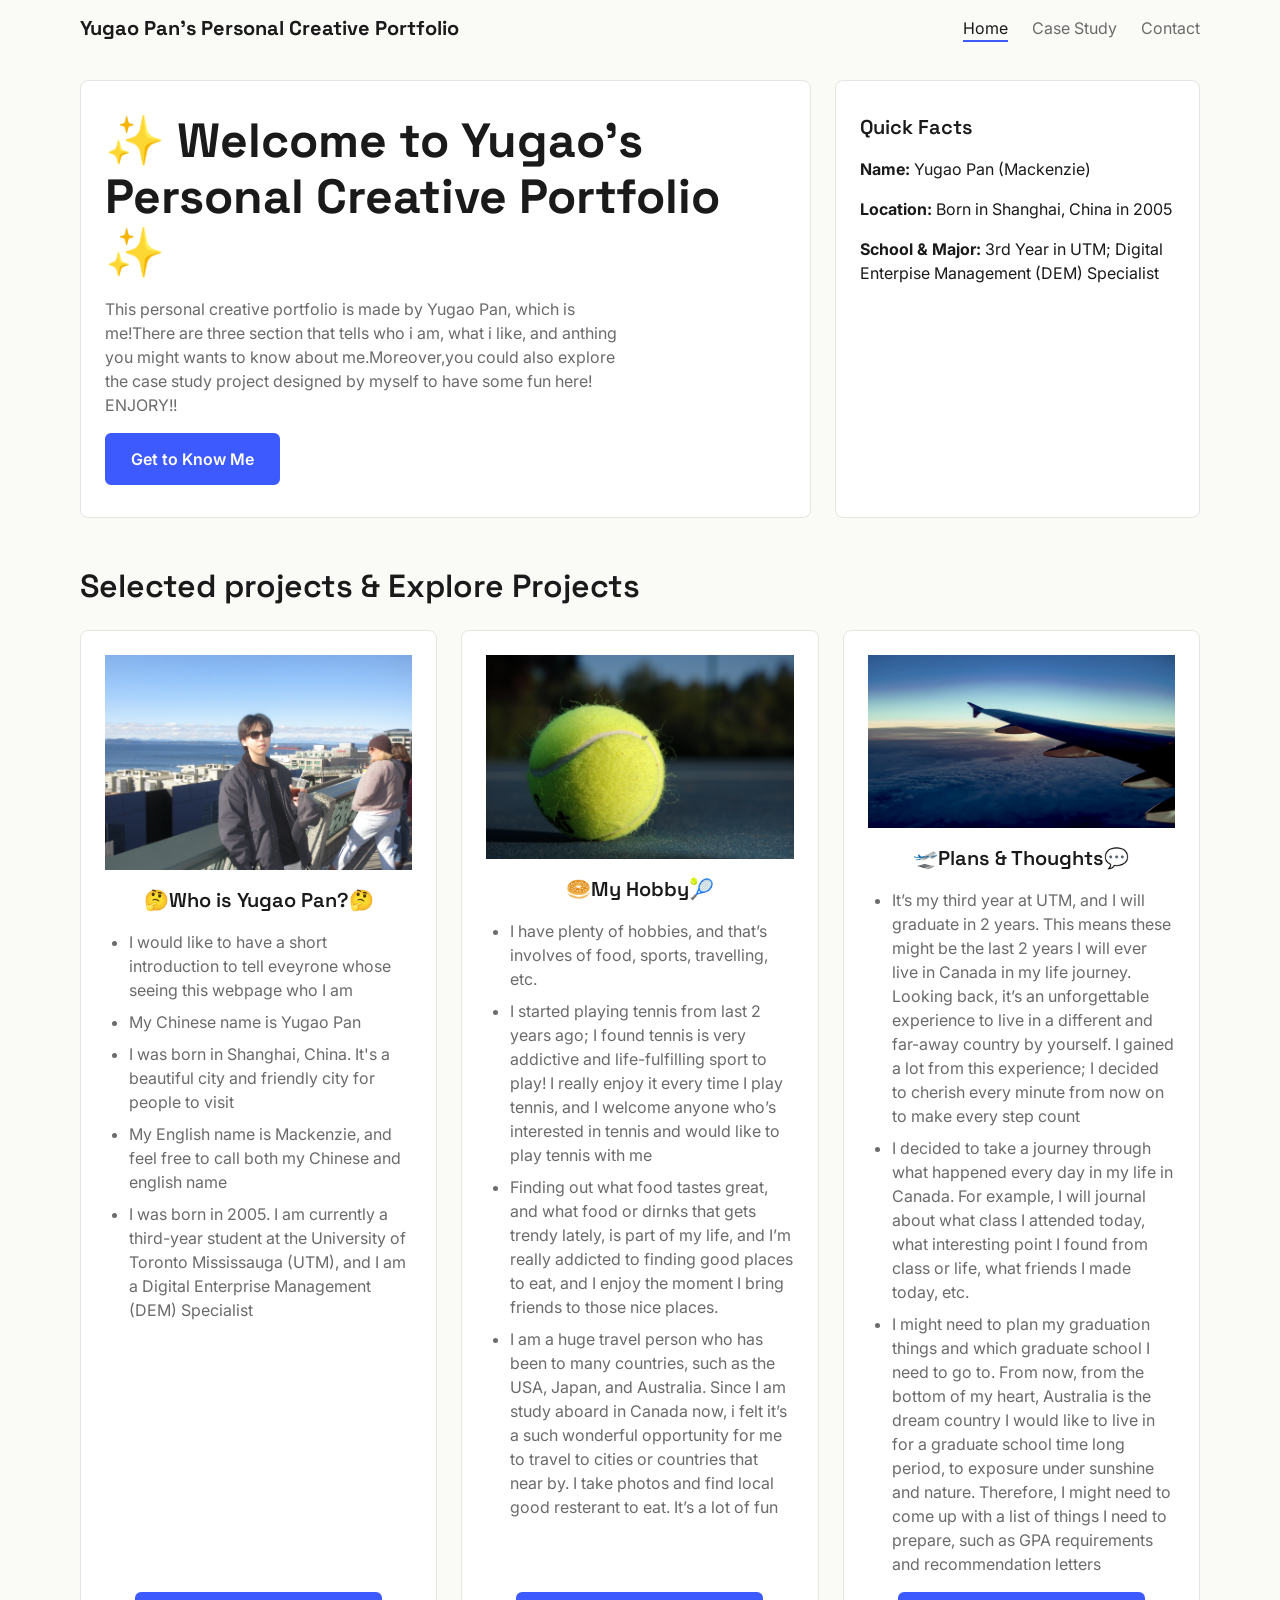
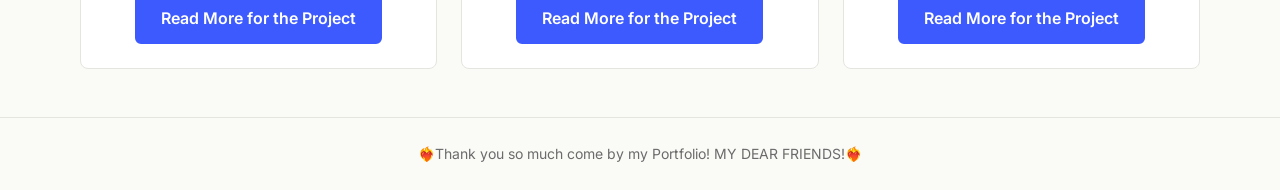
<file: index.html>
<!DOCTYPE html>
<html lang="en">
<head>
  <meta charset="UTF-8">
  <meta name="viewport" content="width=device-width, initial-scale=1.0">
  <title>Yugao Pan's Personal Creative Portfolio  </title>
  <meta name="description" content="Portfolio of Yugao Pan, a UX designer and front-end developer based in Toronto.">
  <link rel="preconnect" href="https://fonts.googleapis.com">
  <link rel="preconnect" href="https://fonts.gstatic.com" crossorigin>
  <link href="https://fonts.googleapis.com/css2?family=Inter:wght@400;500;600&family=Space+Grotesk:wght@600;700&display=swap" rel="stylesheet">
  <link rel="stylesheet" href="css/style.css">
</head>
<body>

  <header class="site-header">
    <a class="brand" href="index.html">Yugao Pan's Personal Creative Portfolio </a>
    <nav class="site-nav" aria-label="Main navigation">
      <ul>
        <li><a href="index.html" aria-current="page">Home</a></li>
        <li><a href="detail.html">Case Study</a></li>
        <li><a href="#contact">Contact</a></li>
      </ul>
    </nav>
  </header>

  <main>
    <section class="hero-grid" aria-label="Introduction">
      <div class="hero-spotlight">
        <h1>✨ Welcome to Yugao's Personal Creative Portfolio  ✨</h1>
        <p class="lead">This personal creative portfolio is made by Yugao Pan, which is me!There are three section that tells who i am, what i like, and anthing you might wants to know about me.Moreover,you could also explore the case study project designed by myself to have some fun here! ENJORY!!</p>
        <a class="btn" href="#projects">Get to Know Me</a>
      </div>

      <aside class="hero-info" aria-label="About me">
        <h2 class="h3-size">Quick Facts</h2>
        <p><strong>Name:</strong> Yugao Pan (Mackenzie)</p>
        <p><strong>Location:</strong> Born in Shanghai, China in 2005</p>
        <p><strong>School & Major:</strong> 3rd Year in UTM; Digital Enterpise Management (DEM) Specialist </p>
      </aside>
    </section>

    <h2 class="section-title" id="projects">Selected projects & Explore Projects</h2>
    <section class="cards-gallery" aria-labelledby="projects">
      <article class="card">
        <img src="images/who-i-am.JPG" alt="Who I Am" class="card-img">
        <h3>🤔Who is Yugao Pan?🤔</h3>
          <ul>
          <li>I would like to have a short introduction to tell eveyrone whose seeing this webpage who I am</li>
          <li>My Chinese name is Yugao Pan</li>         
          <li>I was born in Shanghai, China. It's a beautiful city and friendly city for people to visit</li>
          <li>My English name is Mackenzie, and feel free to call both my Chinese and english name</li>
          <li>I was born in 2005. I am currently a third-year student at the University of Toronto Mississauga (UTM), and I am a Digital Enterprise Management (DEM) Specialist</li>
        </ul>
        <a class="btn" href="detail.html">Read More for the Project</a>
      </article>
           

      <article class="card">
        <img src="images/hobby.jpg" alt="My hobby" class="card-img">
        <h3>🥯My Hobby🎾</h3>
                    <ul>
                       <li>I have plenty of hobbies, and that’s involves of food, sports, travelling, etc.</li>
                       <li>I started playing tennis from last 2 years ago; I found tennis is very addictive and life-fulfilling sport to play! I really enjoy it every time I play tennis, and I welcome anyone who’s interested in tennis and would like to play tennis with me</li>
                       <li>Finding out what food tastes great, and what food or dirnks that gets trendy lately, is part of my life, and I’m really addicted to finding good places to eat, and I enjoy the moment I bring friends to those nice places.  </li>
                       <li>I am a huge travel person who has been to many countries, such as the USA, Japan, and Australia. Since I am study aboard in Canada now, i felt it’s a such wonderful opportunity for me to travel to cities or countries that near by. I take photos and find local good resterant to eat. It’s a lot of fun</li>
                    </ul>
        <a class="btn" href="detail.html">Read More for the Project</a>
      </article>

      <article class="card">
        <img src="images/travel.jpeg" alt="My travels" class="card-img">
        <h3>🛫Plans & Thoughts💬</h3>
                    <ul>
                       <li>It’s my third year at UTM, and I will graduate in 2 years. This means these might be the last 2 years I will ever live in Canada in my life journey. Looking back, it’s an unforgettable experience to live in a different and far-away country by yourself. I gained a lot from this experience; I decided to cherish every minute from now on to make every step count</li>
                       <li>I decided to take a journey through what happened every day in my life in Canada. For example, I will journal about what class I attended today, what interesting point I found from class or life, what friends I made today, etc.</li>
                       <li>I might need to plan my graduation things and which graduate school I need to go to. From now, from the bottom of my heart, Australia is the dream country I would like to live in for a graduate school time long period, to exposure under sunshine and nature. Therefore, I might need to come up with a list of things I need to prepare, such as GPA requirements and recommendation letters</li>
                    </ul>
        <a class="btn" href="detail.html">Read More for the Project</a>
      </article>
    </section>
  </main>

  <footer class="site-footer" id="contact">
    <p>❤️‍🔥Thank you so much come by my Portfolio! MY DEAR FRIENDS!❤️‍🔥</p>
  </footer>

</body>
</html>
</file>
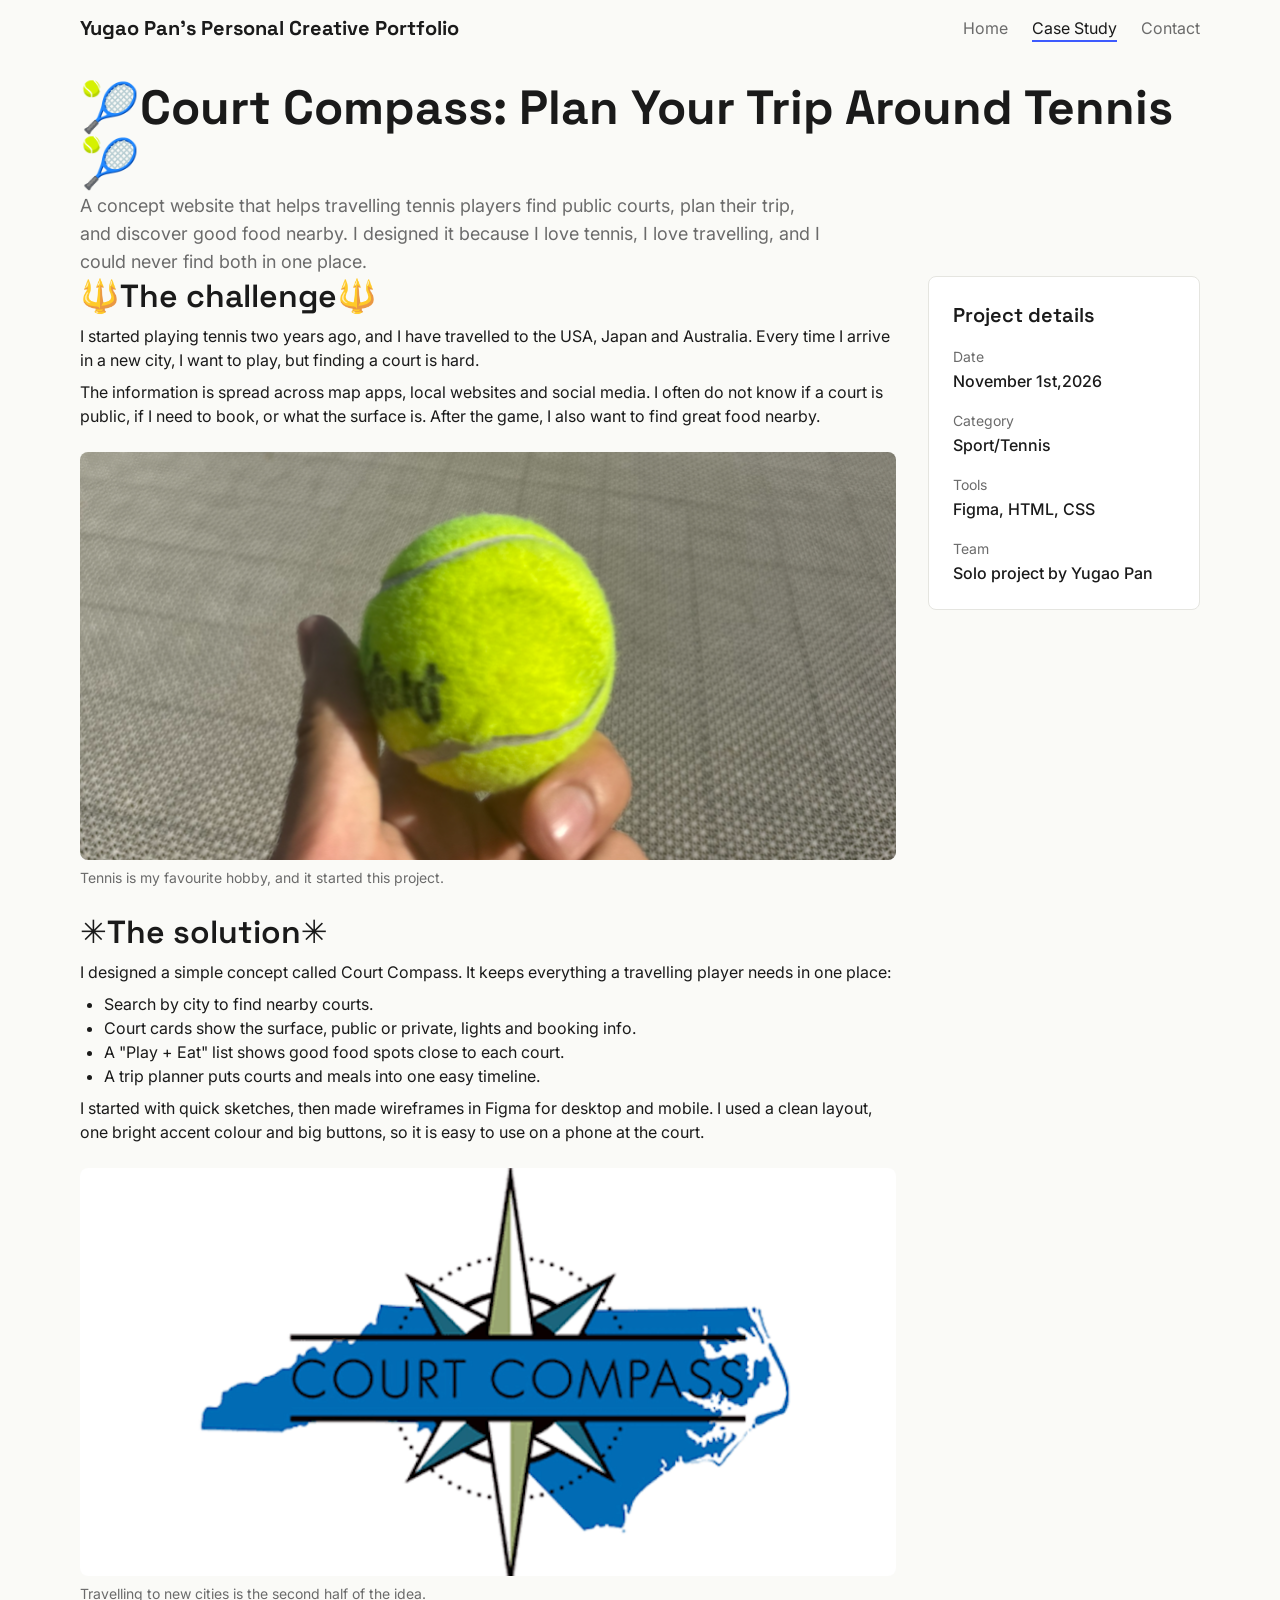
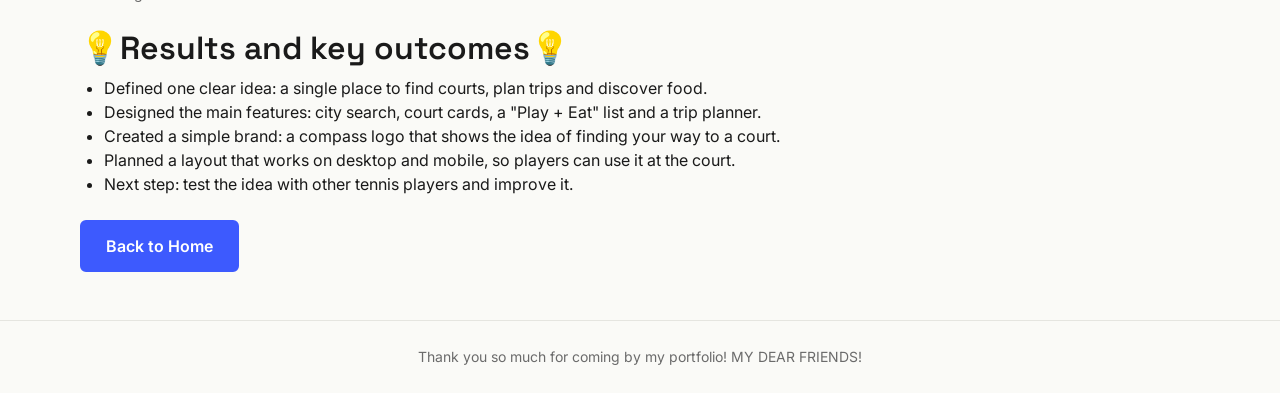
<file: detail.html>
<!DOCTYPE html>
<html lang="en">
<head>
  <meta charset="UTF-8">
  <meta name="viewport" content="width=device-width, initial-scale=1.0">
  <title>Court Compass | Case Study | Yugao Pan</title>
  <meta name="description" content="Case study: Court Compass, a concept website that helps travelling tennis players find courts, plan trips and discover food nearby.">

  <link rel="preconnect" href="https://fonts.googleapis.com">
  <link rel="preconnect" href="https://fonts.gstatic.com" crossorigin>
  <link href="https://fonts.googleapis.com/css2?family=Inter:wght@400;500;600&family=Space+Grotesk:wght@600;700&display=swap" rel="stylesheet">
  <link rel="stylesheet" href="css/style.css">
</head>
<body>

  <header class="site-header">
    <a class="brand" href="index.html">Yugao Pan's Personal Creative Portfolio</a>
    <nav class="site-nav" aria-label="Main navigation">
      <ul>
        <li><a href="index.html">Home</a></li>
        <li><a href="detail.html" aria-current="page">Case Study</a></li>
        <li><a href="#contact">Contact</a></li>
      </ul>
    </nav>
  </header>

  <main class="detail-layout">
    <section class="detail-hero">
      <h1>🎾Court Compass: Plan Your Trip Around Tennis🎾</h1>
      <p class="lead-text">A concept website that helps travelling tennis players find public courts, plan their trip, and discover good food nearby. I designed it because I love tennis, I love travelling, and I could never find both in one place.</p>
    </section>

    <section class="content-grid">
      <article class="article-body">
        <section>
          <h2>🔱The challenge🔱</h2>
          <p>I started playing tennis two years ago, and I have travelled to the USA, Japan and Australia. Every time I arrive in a new city, I want to play, but finding a court is hard.</p>
          <p>The information is spread across map apps, local websites and social media. I often do not know if a court is public, if I need to book, or what the surface is. After the game, I also want to find great food nearby.</p>
        </section>

        <figure>
          <img src="images/the-challenge.png" alt="The challenge of finding tennis courts while travelling" class="article-img">
          <figcaption class="small">Tennis is my favourite hobby, and it started this project.</figcaption>
        </figure>

        <section>
          <h2>✳️The solution✳️</h2>
          <p>I designed a simple concept called Court Compass. It keeps everything a travelling player needs in one place:</p>
          <ul>
            <li>Search by city to find nearby courts.</li>
            <li>Court cards show the surface, public or private, lights and booking info.</li>
            <li>A "Play + Eat" list shows good food spots close to each court.</li>
            <li>A trip planner puts courts and meals into one easy timeline.</li>
          </ul>
          <p>I started with quick sketches, then made wireframes in Figma for desktop and mobile. I used a clean layout, one bright accent colour and big buttons, so it is easy to use on a phone at the court.</p>
        </section>

        <figure>
          <img src="images/court-compass.png" alt="Court Compass concept design" class="article-img">
          <figcaption class="small">Travelling to new cities is the second half of the idea.</figcaption>
        </figure>

        <section>
          <h2>💡Results and key outcomes💡</h2>
          <ul>
            <li>Defined one clear idea: a single place to find courts, plan trips and discover food.</li>
            <li>Designed the main features: city search, court cards, a "Play + Eat" list and a trip planner.</li>
            <li>Created a simple brand: a compass logo that shows the idea of finding your way to a court.</li>
            <li>Planned a layout that works on desktop and mobile, so players can use it at the court.</li>
            <li>Next step: test the idea with other tennis players and improve it.</li>
          </ul>
        </section>

        <a class="btn" href="index.html">Back to Home</a>
      </article>

      <aside class="meta-sidebar" aria-label="Project details">
        <h2>Project details</h2>
        <dl>
          <div>
            <dt>Date</dt>
            <dd>November 1st,2026</dd>
          </div>
          <div>
            <dt>Category</dt>
            <dd>Sport/Tennis</dd>
          </div>
          <div>
            <dt>Tools</dt>
            <dd>Figma, HTML, CSS</dd>
          </div>
          <div>
            <dt>Team</dt>
            <dd>Solo project by Yugao Pan</dd>
          </div>
        </dl>
      </aside>
    </section>
  </main>

  <footer class="site-footer" id="contact">
    <p>Thank you so much for coming by my portfolio! MY DEAR FRIENDS!</p>
  </footer>

</body>
</html>
</file>
<file: css/style.css>
*,
*::before,
*::after {
  box-sizing: border-box;
  margin: 0;
  padding: 0;
}

:root {
  --color-bg: #fafaf7;
  --color-surface: #ffffff;
  --color-text: #1a1a1a;
  --color-muted: #6b6b6b;
  --color-accent: #3d5afe;
  --color-border: #e5e5e0;

  --space-1: 8px;
  --space-2: 16px;
  --space-3: 24px;
  --space-4: 32px;
  --space-5: 48px;
  --space-6: 64px;

  --font-heading: "Space Grotesk", system-ui, sans-serif;
  --font-body: "Inter", system-ui, sans-serif;


  --page-gutter: var(--space-2); 
  --page-max: 1440px;
}

html {
  scroll-behavior: smooth;
}

body {
  display: flex;
  flex-direction: column;
  min-height: 100vh;
  background: var(--color-bg);
  color: var(--color-text);
  font-family: var(--font-body);
  font-size: 16px;
  line-height: 24px;
}

main {
  flex: 1;
  width: 100%;
  max-width: var(--page-max);
  margin: 0 auto;
  padding: var(--space-3) var(--page-gutter) var(--space-5);
}

h1,
h2,
h3 {
  font-family: var(--font-heading);
}

h1 {
  font-size: 32px;
  line-height: 40px;
  font-weight: 700;
}

h2 {
  font-size: 24px;
  line-height: 32px;
  font-weight: 600;
}

h3 {
  font-size: 20px;
  line-height: 28px;
  font-weight: 600;
  text-align: center;
}

small,
.small {
  font-size: 14px;
  line-height: 20px;
  color: var(--color-muted);
}

a {
  color: inherit;
}

a:focus-visible {
  outline: 3px solid var(--color-accent);
  outline-offset: 3px;
}

ul {
  list-style: none;
}

.site-header {
  display: flex;
  justify-content: space-between;
  align-items: center;
  width: 100%;
  max-width: var(--page-max);
  margin: 0 auto;
  padding: var(--space-2) var(--page-gutter);
}

.brand {
  font-family: var(--font-heading);
  font-size: 18px; 
  font-weight: 700;
  text-decoration: none;
}

.site-nav ul {
  display: flex;
  gap: var(--space-2);
}

.site-nav a {
  font-size: 14px;
  text-decoration: none;
  color: var(--color-muted);
  padding-bottom: 2px;
  border-bottom: 2px solid transparent;
}

.site-nav a:hover,
.site-nav a[aria-current="page"] {
  color: var(--color-text);
  border-bottom-color: var(--color-accent);
}

.site-footer {
  display: flex;
  flex-direction: column;
  align-items: center;
  gap: var(--space-2);
  width: 100%;
  max-width: var(--page-max);
  margin: 0 auto;
  padding: var(--space-3) var(--page-gutter);
  border-top: 1px solid var(--color-border);
  font-size: 14px;
  color: var(--color-muted);
}

.footer-links {
  display: flex;
  gap: var(--space-3);
}

.footer-links a {
  text-decoration: none;
}

.footer-links a:hover {
  color: var(--color-accent);
  text-decoration: underline;
}

.btn {
  display: inline-block;
  align-self: flex-start;
  padding: 12px var(--space-3);
  background: var(--color-accent);
  color: #fff;
  font-weight: 600;
  text-decoration: none;
  border-radius: 6px;
  border: 2px solid var(--color-accent);
}

.btn:hover {
  background: transparent;
  color: var(--color-accent);
}

.hero-grid {
  display: grid;
  grid-template-columns: 1fr;
  gap: var(--space-3);
  margin-bottom: var(--space-5);
}

.hero-spotlight,
.hero-info {
  display: flex;
  flex-direction: column;
  gap: var(--space-2);
  padding: var(--space-4) var(--space-3);
  background: var(--color-surface);
  border: 1px solid var(--color-border);
  border-radius: 8px;
}

.hero-spotlight {
  justify-content: center;
  min-height: 320px;
}

.hero-spotlight .lead {
  max-width: 52ch;
  color: var(--color-muted);
}

.hero-info ul {
  display: flex;
  flex-direction: column;
  gap: var(--space-1);
}

.hero-info .h3-size {
  font-size: 20px;
  line-height: 28px;
}

.hero-info a {
  color: var(--color-accent);
  font-weight: 500;
}

.status {
  display: inline-flex;
  align-items: center;
  gap: var(--space-1);
  font-size: 14px;
  color: var(--color-muted);
}

.status::before {
  content: "";
  width: 10px;
  height: 10px;
  border-radius: 50%;
  background: #2e9e5b;
}

.section-title {
  margin-bottom: var(--space-3);
}

.cards-gallery {
  display: grid;
  grid-template-columns: repeat(auto-fit, minmax(280px, 1fr));
  gap: var(--space-3);
}

.card {
  display: flex;
  flex-direction: column;
  gap: var(--space-2);
  padding: var(--space-3);
  background: var(--color-surface);
  border: 1px solid var(--color-border);
  border-radius: 8px;
}

.card-media {
  aspect-ratio: 16 / 10;
  display: grid;
  place-items: center;
  background: var(--color-border);
  border-radius: 4px;
  color: var(--color-muted);
  font-size: 14px;
}

.card p {
  color: var(--color-muted);
}

.card ul {
  list-style: disc;
  padding-left: var(--space-3);
  color: var(--color-muted);
}

.card li + li {
  margin-top: var(--space-1);
}

.card .btn {
  margin-top: auto;
  align-self: center;
}
  =========================================================
   Here is deatil page!!
   ========================================================= -->

.detail-hero {
  display: flex;
  flex-direction: column;
  gap: var(--space-2);
  padding: var(--space-4) 0;
}

.detail-hero .lead-text {
  max-width: 68ch;
  font-size: 18px;
  line-height: 28px;
  color: var(--color-muted);
}

.content-grid {
  display: grid;
  grid-template-columns: 1fr;
  gap: var(--space-4);
}

.article-body {
  display: flex;
  flex-direction: column;
  gap: var(--space-3);
}

.article-body section {
  display: flex;
  flex-direction: column;
  gap: var(--space-1);
}

.media-placeholder {
  aspect-ratio: 2 / 1;
  display: grid;
  place-items: center;
  background: var(--color-border);
  border-radius: 8px;
  color: var(--color-muted);
  font-size: 14px;
}

.article-body figcaption {
  margin-top: var(--space-1);
}

.article-body ul {
  list-style: disc;
  padding-left: var(--space-3);
}

.meta-sidebar {
  align-self: start;
  padding: var(--space-3);
  background: var(--color-surface);
  border: 1px solid var(--color-border);
  border-radius: 8px;
}

.meta-sidebar h2 {
  margin-bottom: var(--space-2);
  font-size: 20px;
  line-height: 28px;
}

.meta-sidebar dl {
  display: flex;
  flex-direction: column;
  gap: var(--space-2);
}

.meta-sidebar dt {
  font-size: 14px;
  color: var(--color-muted);
}

.meta-sidebar dd {
  font-weight: 500;
}

@media (min-width: 768px) {
  :root {
    --page-gutter: var(--space-5);
  }

  h1 {
    font-size: 48px;
    line-height: 56px;
  }

  h2 {
    font-size: 32px;
    line-height: 40px;
  }

  .brand {
    font-size: 20px;
  }

  .site-nav ul {
    gap: var(--space-3);
  }

  .site-nav a {
    font-size: 16px;
  }

  .hero-grid {
    grid-template-columns: minmax(0, 2fr) minmax(0, 1fr);
  }

  .content-grid {
     grid-template-columns: minmax(0, 3fr) minmax(0, 1fr);
  }

  .site-footer {
    flex-direction: row;
    justify-content: center;
  }
}

@media (min-width: 1200px) {
  :root {
    --page-gutter: 80px;
  }
}

@media (prefers-reduced-motion: reduce) {
  html {
    scroll-behavior: auto;
  }
}

.article-img {
  display: block;
  width: 100%;
  aspect-ratio: 2 / 1;
  object-fit: cover;
  border-radius: 8px;
}
</file>
